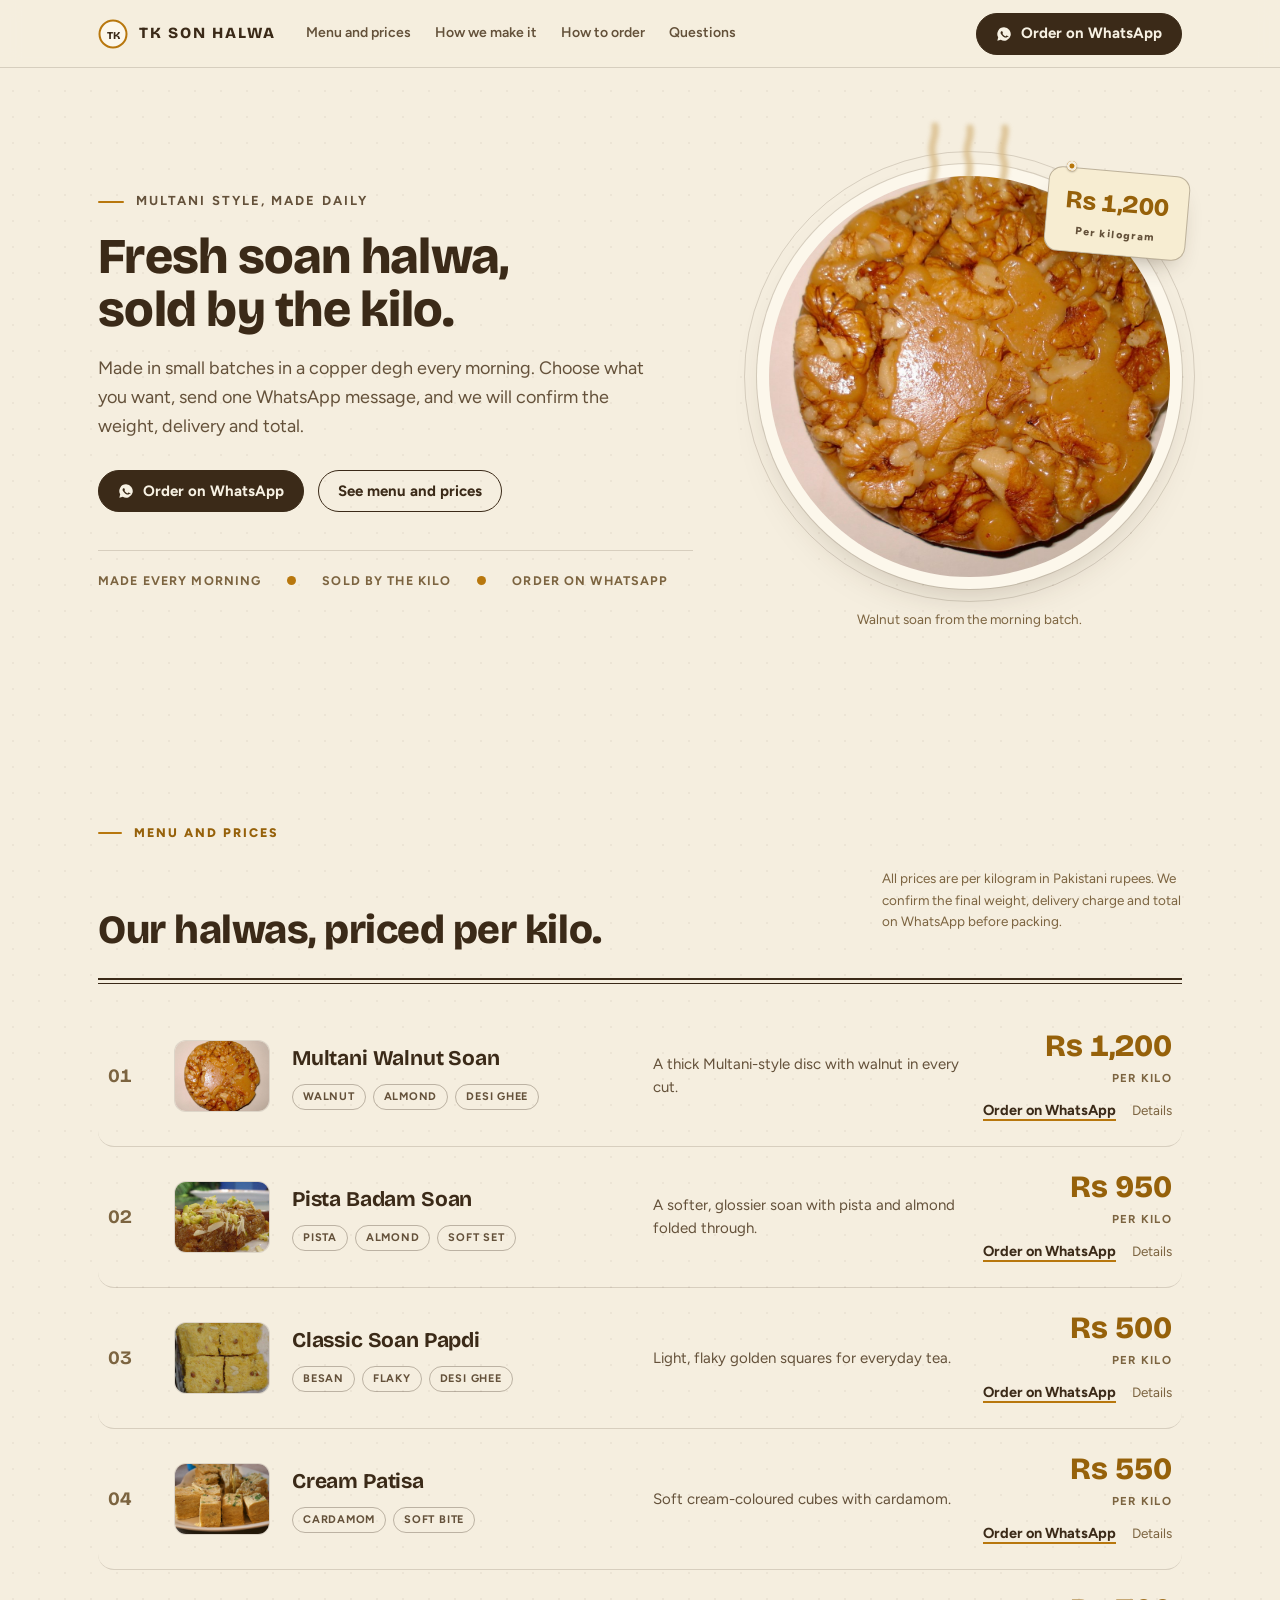
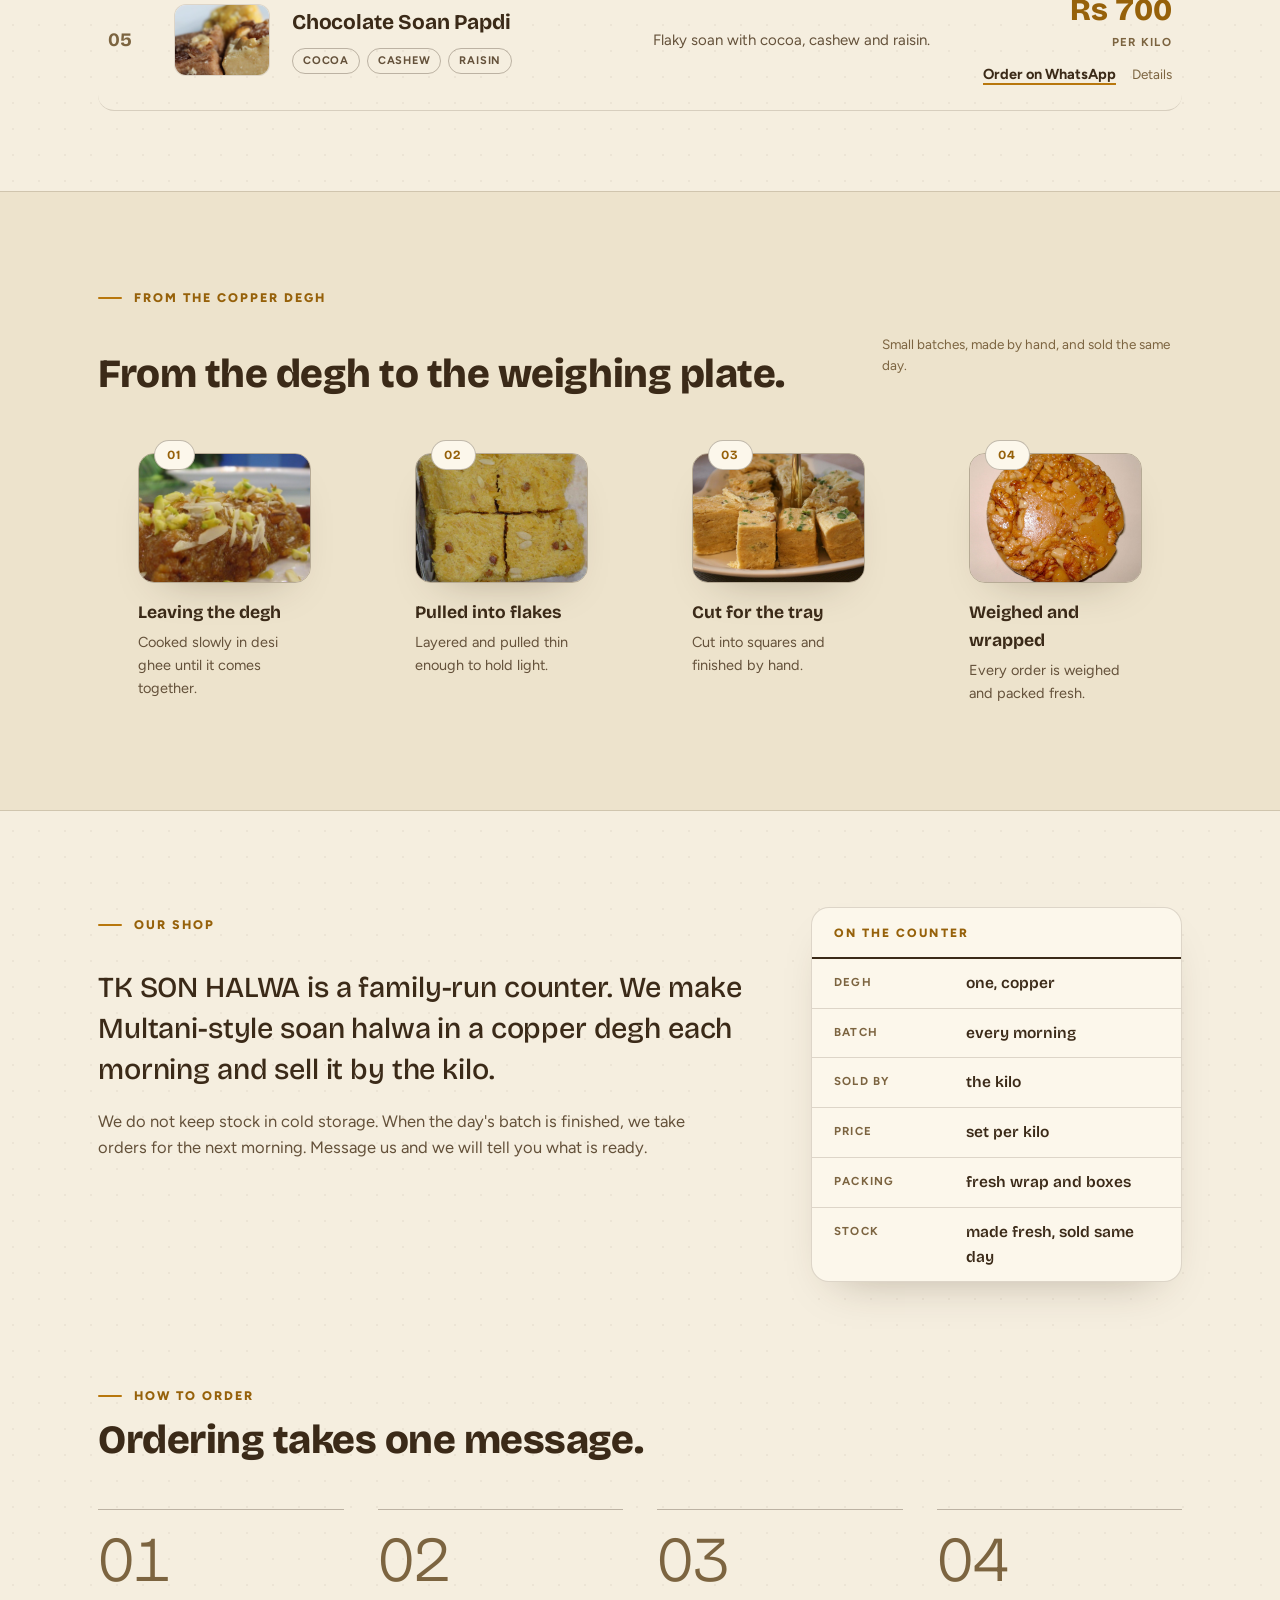
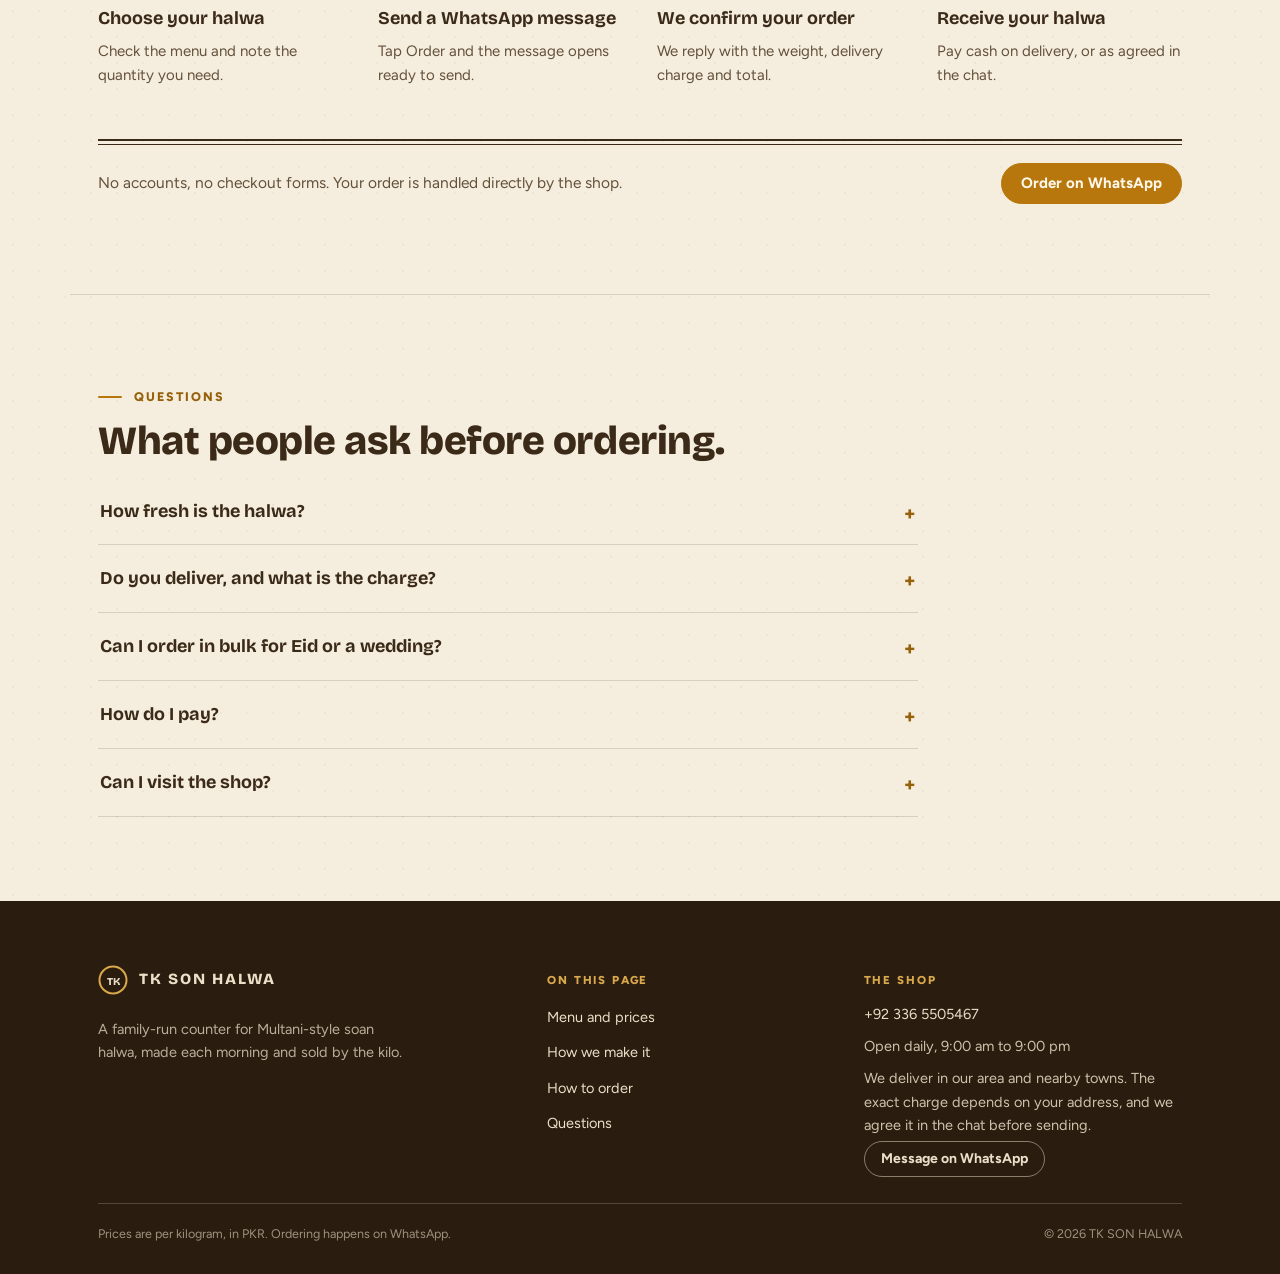
<file: index.html>
<!DOCTYPE html>
<html lang="en">
<head>
<meta charset="utf-8">
<meta name="viewport" content="width=device-width, initial-scale=1">
<title>TK SON HALWA | Fresh soan halwa by the kilo</title>
<meta name="description" content="Fresh Multani-style soan halwa made in small batches every morning. Prices per kilo in PKR. Order in one WhatsApp message.">
<meta name="theme-color" content="#F5EEDF">
<meta name="format-detection" content="telephone=no">
<meta property="og:type" content="website">
<meta property="og:site_name" content="TK SON HALWA">
<meta property="og:locale" content="en_PK">
<meta property="og:title" content="TK SON HALWA | Fresh soan halwa by the kilo">
<meta property="og:description" content="Fresh Multani-style soan halwa made in small batches every morning. Prices per kilo in PKR. Order in one WhatsApp message.">
<meta property="og:image" content="assets/img/halwa-hero.jpg">
<meta property="og:image:alt" content="Round walnut-topped soan halwa">
<meta name="twitter:card" content="summary_large_image">
<meta name="twitter:title" content="TK SON HALWA | Fresh soan halwa by the kilo">
<meta name="twitter:description" content="Fresh Multani-style soan halwa made in small batches every morning. Prices per kilo in PKR. Order in one WhatsApp message.">
<meta name="twitter:image" content="assets/img/halwa-hero.jpg">
<link rel="icon" type="image/svg+xml" href="assets/img/favicon.svg">
<link rel="manifest" href="site.webmanifest">
<link rel="preload" as="font" type="font/woff2" href="assets/fonts/BricolageGrotesque.woff2" crossorigin>
<link rel="preload" as="font" type="font/woff2" href="assets/fonts/Figtree.woff2" crossorigin>
<link rel="preload" as="image" href="assets/img/halwa-hero.jpg" fetchpriority="high">
<link rel="stylesheet" href="assets/styles.css">
<script src="assets/data.js" defer></script>
<script src="assets/site.js" defer></script>
</head>
<body data-page="home">

<a class="skip" href="#main">Skip to content</a>

<header class="topbar">
  <div class="wrap bar-row">
    <a class="brand" href="index.html" aria-label="TK SON HALWA, home">
      <svg class="brand-mark" width="30" height="30" viewBox="0 0 30 30" aria-hidden="true">
        <circle cx="15" cy="15" r="13.5" fill="#FCF7EB" stroke="#B8770D" stroke-width="2"/>
        <text x="15" y="19.5" text-anchor="middle" font-family="Bricolage Grotesque, Trebuchet MS, sans-serif" font-weight="800" font-size="10.5" fill="#3B2A18">TK</text>
      </svg>
      <span class="brand-name">TK SON HALWA</span>
    </a>
    <nav class="bar-nav" aria-label="Site">
      <a href="#plate">Menu and prices</a>
      <a href="#batch">How we make it</a>
      <a href="#order">How to order</a>
      <a href="#faq">Questions</a>
    </nav>
    <a class="pill pill-ink" id="bar-order" href="https://wa.me/923365505467?text=Hello%2C%20I%20want%20to%20order%20TK%20SON%20HALWA.%20Please%20share%20the%20menu%2C%20prices%20and%20delivery%20details.">
      <svg width="16" height="16" viewBox="0 0 24 24" fill="none" aria-hidden="true"><path d="M12 2a10 10 0 0 0-8.7 15L2 22l5.2-1.3A10 10 0 1 0 12 2Zm5.2 14.2c-.2.6-1.2 1.2-1.7 1.2-.4.1-1 .1-1.6-.1-.4-.1-.9-.3-1.5-.5-2.6-1.1-4.3-3.7-4.4-3.9-.1-.2-1.1-1.4-1.1-2.7 0-1.3.7-1.9.9-2.2.2-.3.5-.3.7-.3h.5c.2 0 .4 0 .6.4.2.6.7 1.9.8 2 .1.2.1.3 0 .5l-.4.6c-.1.2-.3.4-.1.7.2.3.8 1.3 1.7 2.1 1.2 1 2.1 1.3 2.4 1.5.3.1.5.1.6-.1.2-.2.7-.8.9-1.1.2-.3.4-.2.6-.1l2 1c.3.1.5.2.5.3.1.1.1.6-.4 1.3Z" fill="currentColor"/></svg>
      <span>Order <span class="w-hide">on WhatsApp</span></span>
    </a>
  </div>
</header>

<noscript>
  <div class="nojs">To see the menu or order right now, message us on WhatsApp at <a href="https://wa.me/923365505467">+92 336 5505467</a>.</div>
</noscript>

<main id="main">

  <!-- Hero -->
  <section class="hero wrap" aria-labelledby="hero-h">
    <div class="hero-grid">
      <div>
        <p class="kicker"><span>Multani style, made daily</span></p>
        <h1 class="display" id="hero-h"><span>Fresh soan halwa, <span class="nb">sold by the kilo.</span></span></h1>
        <p class="sub">Made in small batches in a copper degh every morning. Choose what you want, send one WhatsApp message, and we will confirm the weight, delivery and total.</p>
        <div class="cta-row">
          <a class="pill pill-ink" id="hero-order" href="https://wa.me/923365505467?text=Hello%2C%20I%20want%20to%20order%20TK%20SON%20HALWA.%20Please%20share%20the%20menu%2C%20prices%20and%20delivery%20details.">
            <svg width="16" height="16" viewBox="0 0 24 24" aria-hidden="true"><path d="M12 2a10 10 0 0 0-8.7 15L2 22l5.2-1.3A10 10 0 1 0 12 2Zm5.2 14.2c-.2.6-1.2 1.2-1.7 1.2-.4.1-1 .1-1.6-.1-.4-.1-.9-.3-1.5-.5-2.6-1.1-4.3-3.7-4.4-3.9-.1-.2-1.1-1.4-1.1-2.7 0-1.3.7-1.9.9-2.2.2-.3.5-.3.7-.3h.5c.2 0 .4 0 .6.4.2.6.7 1.9.8 2 .1.2.1.3 0 .5l-.4.6c-.1.2-.3.4-.1.7.2.3.8 1.3 1.7 2.1 1.2 1 2.1 1.3 2.4 1.5.3.1.5.1.6-.1.2-.2.7-.8.9-1.1.2-.3.4-.2.6-.1l2 1c.3.1.5.2.5.3.1.1.1.6-.4 1.3Z" fill="currentColor"/></svg>
            <span>Order <span class="w-hide">on WhatsApp</span></span>
          </a>
          <a class="pill pill-ghost" href="#plate"><span>See menu and prices</span></a>
        </div>
        <div class="facts" id="facts">
          <span>Made every morning</span><span>Sold by the kilo</span><span>Order on WhatsApp</span>
        </div>
      </div>

      <div class="disc-scene">
        <svg class="steam" viewBox="0 0 190 96" aria-hidden="true">
          <path d="M60 88 C 52 72, 64 64, 58 48 C 54 36, 62 30, 60 18" stroke-width="7"/>
          <path d="M95 92 C 87 76, 99 66, 93 50 C 89 38, 97 32, 95 20" stroke-width="7"/>
          <path d="M130 88 C 122 74, 134 66, 128 50 C 124 38, 132 30, 130 20" stroke-width="7"/>
        </svg>
        <div class="disc-rim">
          <div class="disc-clip">
            <img class="disc-img" src="assets/img/halwa-hero.jpg" alt="Round walnut-topped soan halwa disc seen from above" width="1200" height="1202" fetchpriority="high" decoding="async">
          </div>
        </div>
        <div class="stamp" role="figure" aria-label="Price per kilogram">
          <span class="stamp-price" id="stamp-price">Rs 1,200</span>
          <span class="stamp-per">Per kilogram</span>
        </div>
        <p class="disc-caption">Walnut soan from the morning batch.</p>
      </div>
    </div>
  </section>

  <!-- Menu and prices -->
  <section class="plate wrap" id="plate" aria-labelledby="plate-h">
    <div class="plate-head">
      <p class="overline">Menu and prices</p>
      <div class="section-head">
        <h2 class="h2" id="plate-h">Our halwas, priced per kilo.</h2>
        <p class="side-note" id="price-note">All prices are per kilogram in Pakistani rupees. We confirm the final weight, delivery charge and total on WhatsApp before packing.</p>
      </div>
      <div class="ledger-rule" aria-hidden="true"></div>
    </div>
    <div id="plate-rows">
      <noscript><p>Message us on WhatsApp at <a href="https://wa.me/923365505467">+92 336 5505467</a> and we will send you today's menu and prices.</p></noscript>
    </div>
  </section>

  <!-- How we make it -->
  <section class="batch" id="batch" aria-labelledby="batch-h">
    <div class="wrap">
      <p class="overline">From the copper degh</p>
      <div class="section-head">
        <h2 class="h2" id="batch-h">From the degh to the weighing plate.</h2>
        <p class="side-note">Small batches, made by hand, and sold the same day.</p>
      </div>
      <div class="strip" id="strip"></div>
    </div>
  </section>

  <!-- Story -->
  <section class="story wrap" aria-labelledby="story-h">
    <div class="story-grid">
      <div>
        <p class="overline" id="story-h">Our shop</p>
        <p class="story-lead" id="story-lead">TK SON HALWA is a family-run counter. We make Multani-style soan halwa in a copper degh each morning and sell it by the kilo.</p>
        <p class="story-body" id="story-body">We do not keep stock in cold storage. When the day's batch is finished, we take orders for the next morning. Message us and we will tell you what is ready.</p>
      </div>
      <div class="board" aria-label="How the counter works">
        <div class="board-title">On the counter</div>
        <div id="story-board">
          <div class="board-row"><span class="board-k">Degh</span><span class="board-v">one, copper</span></div>
          <div class="board-row"><span class="board-k">Batch</span><span class="board-v">every morning</span></div>
          <div class="board-row"><span class="board-k">Sold by</span><span class="board-v">the kilo</span></div>
          <div class="board-row"><span class="board-k">Price</span><span class="board-v">set per kilo</span></div>
          <div class="board-row"><span class="board-k">Packing</span><span class="board-v">fresh wrap and boxes</span></div>
          <div class="board-row"><span class="board-k">Stock</span><span class="board-v">made fresh, sold same day</span></div>
        </div>
      </div>
    </div>
  </section>

  <!-- How to order -->
  <section class="wrap order-wrap" id="order" aria-labelledby="order-h">
    <p class="overline">How to order</p>
    <div class="section-head">
      <h2 class="h2" id="order-h">Ordering takes one message.</h2>
    </div>
    <div class="order-steps" id="steps">
      <div class="step"><div class="n" aria-hidden="true">01</div><div class="t">Choose your halwa</div><p class="d">Check the menu and note the quantity you need.</p></div>
      <div class="step"><div class="n" aria-hidden="true">02</div><div class="t">Send a WhatsApp message</div><p class="d">Tap Order and the message opens ready to send.</p></div>
      <div class="step"><div class="n" aria-hidden="true">03</div><div class="t">We confirm your order</div><p class="d">We reply with the weight, delivery charge and total.</p></div>
      <div class="step"><div class="n" aria-hidden="true">04</div><div class="t">Receive your halwa</div><p class="d">Pay cash on delivery, or as agreed in the chat.</p></div>
    </div>
    <div class="order-bill">
      <p>No accounts, no checkout forms. Your order is handled directly by the shop.</p>
      <a class="pill pill-saff" id="bill-order" href="https://wa.me/923365505467?text=Hello%2C%20I%20want%20to%20order%20TK%20SON%20HALWA.%20Please%20share%20the%20menu%2C%20prices%20and%20delivery%20details.">
        <span>Order <span class="w-hide">on WhatsApp</span></span>
      </a>
    </div>
  </section>

  <!-- FAQ -->
  <section class="wrap faq" id="faq" aria-labelledby="faq-h">
    <p class="overline">Questions</p>
    <div class="section-head">
      <h2 class="h2" id="faq-h">What people ask before ordering.</h2>
    </div>
    <div class="faq-list" id="faq-list">
      <noscript><p>Have a question? Message us on WhatsApp at <a href="https://wa.me/923365505467">+92 336 5505467</a>.</p></noscript>
    </div>
  </section>

</main>

<!-- Footer -->
<footer class="footer">
  <div class="wrap">
    <div class="footer-grid">
      <div>
        <a class="brand" href="index.html" style="color:inherit;text-decoration:none">
          <svg class="brand-mark" width="30" height="30" viewBox="0 0 30 30" aria-hidden="true">
            <circle cx="15" cy="15" r="13.5" fill="#2A1C0E" stroke="#D9A94C" stroke-width="2"/>
            <text x="15" y="19.5" text-anchor="middle" font-family="Bricolage Grotesque, Trebuchet MS, sans-serif" font-weight="800" font-size="10.5" fill="#EBDFC8">TK</text>
          </svg>
          <span class="brand-name">TK SON HALWA</span>
        </a>
        <p class="footer-about">A family-run counter for Multani-style soan halwa, made each morning and sold by the kilo.</p>
      </div>
      <div>
        <h2 class="footer-k">On this page</h2>
        <ul class="footer-list">
          <li><a href="#plate">Menu and prices</a></li>
          <li><a href="#batch">How we make it</a></li>
          <li><a href="#order">How to order</a></li>
          <li><a href="#faq">Questions</a></li>
        </ul>
      </div>
      <div>
        <h2 class="footer-k">The shop</h2>
        <ul class="footer-list">
          <li class="footer-contact"><a id="f-tel" href="tel:+923365505467">+92 336 5505467</a></li>
          <li class="footer-contact" id="f-hours">Open daily, 9:00 am to 9:00 pm</li>
          <li class="footer-contact" id="f-delivery">We deliver in our area and nearby towns. The exact charge depends on your address, and we agree it in the chat before sending.</li>
        </ul>
        <a class="pill pill-ghost" id="f-wa" href="https://wa.me/923365505467?text=Hello%2C%20I%20want%20to%20order%20TK%20SON%20HALWA.%20Please%20share%20the%20menu%2C%20prices%20and%20delivery%20details." style="font-size:14px;padding:10px 16px">
          <span>Message <span class="w-hide">on WhatsApp</span></span>
        </a>
      </div>
    </div>
    <div class="footer-bottom">
      <span>Prices are per kilogram, in PKR. Ordering happens on WhatsApp.</span>
      <span>&copy; <span id="f-year">2026</span> TK SON HALWA</span>
    </div>
  </div>
</footer>

</body>
</html>
</file>
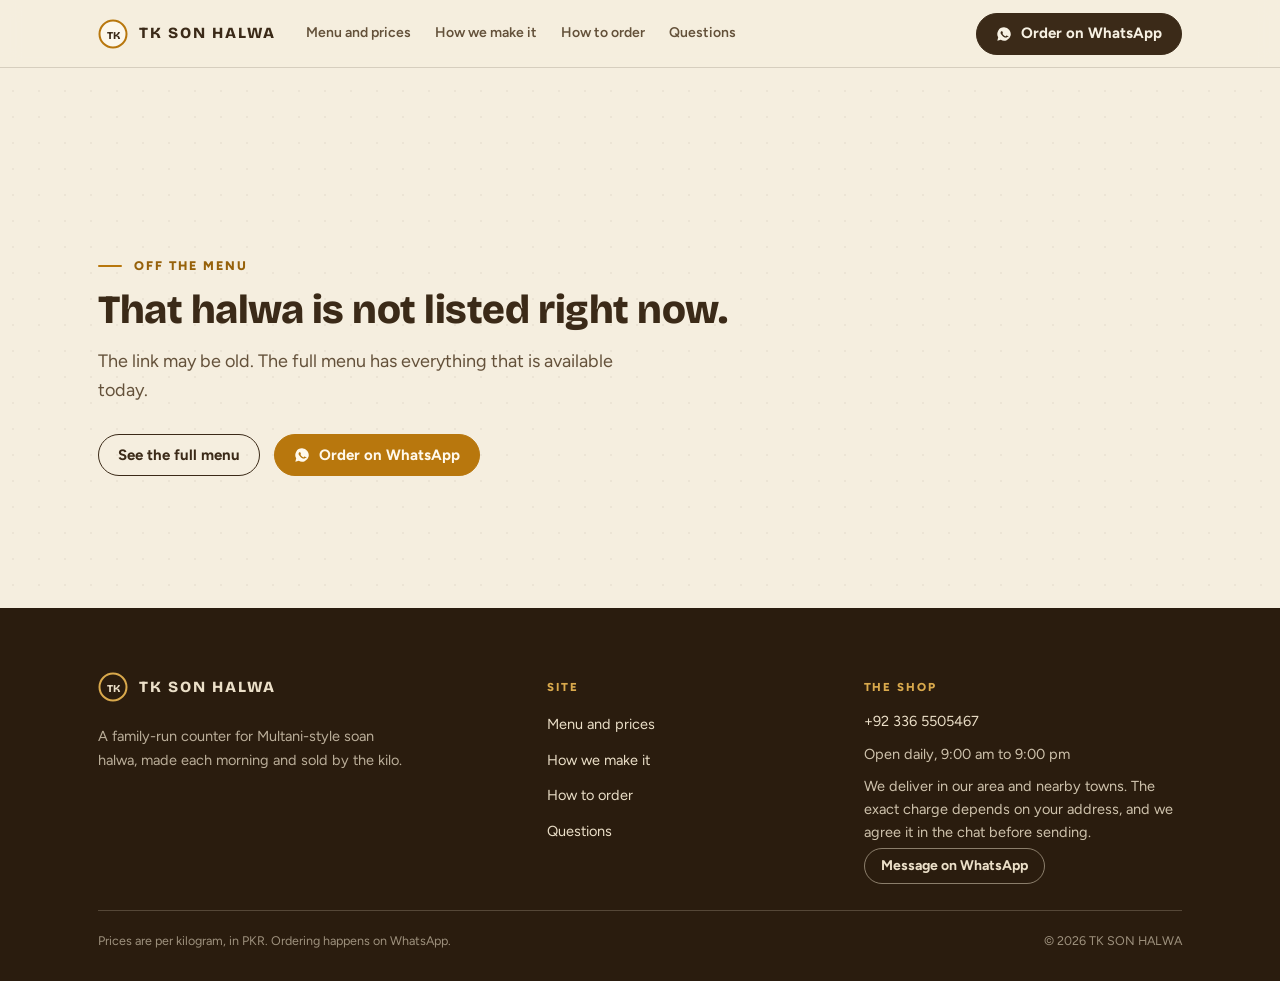
<file: halwa.html>
<!DOCTYPE html>
<html lang="en">
<head>
<meta charset="utf-8">
<meta name="viewport" content="width=device-width, initial-scale=1">
<title>Halwa details | TK SON HALWA</title>
<meta name="description" content="Ingredients, shelf life, packing and per-kilo price for every TK SON HALWA item. Order in one WhatsApp message.">
<meta name="theme-color" content="#F5EEDF">
<meta name="format-detection" content="telephone=no">
<meta property="og:type" content="website">
<meta property="og:site_name" content="TK SON HALWA">
<meta property="og:locale" content="en_PK">
<meta property="og:title" content="Halwa details | TK SON HALWA">
<meta property="og:description" content="Ingredients, shelf life, packing and per-kilo prices. Order in one WhatsApp message.">
<meta property="og:image" content="assets/img/halwa-hero.jpg">
<meta property="og:image:alt" content="Round walnut-topped soan halwa">
<meta name="twitter:card" content="summary_large_image">
<meta name="twitter:title" content="Halwa details | TK SON HALWA">
<meta name="twitter:description" content="Ingredients, shelf life, packing and per-kilo prices. Order in one WhatsApp message.">
<meta name="twitter:image" content="assets/img/halwa-hero.jpg">
<link rel="icon" type="image/svg+xml" href="assets/img/favicon.svg">
<link rel="manifest" href="site.webmanifest">
<link rel="preload" as="font" type="font/woff2" href="assets/fonts/BricolageGrotesque.woff2" crossorigin>
<link rel="preload" as="font" type="font/woff2" href="assets/fonts/Figtree.woff2" crossorigin>
<link rel="stylesheet" href="assets/styles.css">
<script src="assets/data.js" defer></script>
<script src="assets/site.js" defer></script>
</head>
<body data-page="halwa">

<a class="skip" href="#main">Skip to content</a>

<header class="topbar">
  <div class="wrap bar-row">
    <a class="brand" href="index.html" aria-label="TK SON HALWA, home">
      <svg class="brand-mark" width="30" height="30" viewBox="0 0 30 30" aria-hidden="true">
        <circle cx="15" cy="15" r="13.5" fill="#FCF7EB" stroke="#B8770D" stroke-width="2"/>
        <text x="15" y="19.5" text-anchor="middle" font-family="Bricolage Grotesque, Trebuchet MS, sans-serif" font-weight="800" font-size="10.5" fill="#3B2A18">TK</text>
      </svg>
      <span class="brand-name">TK SON HALWA</span>
    </a>
    <nav class="bar-nav" aria-label="Site">
      <a href="index.html#plate">Menu and prices</a>
      <a href="index.html#batch">How we make it</a>
      <a href="index.html#order">How to order</a>
      <a href="index.html#faq">Questions</a>
    </nav>
    <a class="pill pill-ink" id="bar-order" href="https://wa.me/923365505467?text=Hello%2C%20I%20want%20to%20order%20TK%20SON%20HALWA.%20Please%20share%20the%20menu%2C%20prices%20and%20delivery%20details.">
      <svg width="16" height="16" viewBox="0 0 24 24" fill="none" aria-hidden="true"><path d="M12 2a10 10 0 0 0-8.7 15L2 22l5.2-1.3A10 10 0 1 0 12 2Zm5.2 14.2c-.2.6-1.2 1.2-1.7 1.2-.4.1-1 .1-1.6-.1-.4-.1-.9-.3-1.5-.5-2.6-1.1-4.3-3.7-4.4-3.9-.1-.2-1.1-1.4-1.1-2.7 0-1.3.7-1.9.9-2.2.2-.3.5-.3.7-.3h.5c.2 0 .4 0 .6.4.2.6.7 1.9.8 2 .1.2.1.3 0 .5l-.4.6c-.1.2-.3.4-.1.7.2.3.8 1.3 1.7 2.1 1.2 1 2.1 1.3 2.4 1.5.3.1.5.1.6-.1.2-.2.7-.8.9-1.1.2-.3.4-.2.6-.1l2 1c.3.1.5.2.5.3.1.1.1.6-.4 1.3Z" fill="currentColor"/></svg>
      <span>Order <span class="w-hide">on WhatsApp</span></span>
    </a>
  </div>
</header>

<noscript>
  <style>#detail-grid, #crumbs { display: none !important; }</style>
  <div class="nojs">To order right now, message us on WhatsApp at <a href="https://wa.me/923365505467">+92 336 5505467</a>.</div>
</noscript>

<main id="main">

  <div class="wrap crumbs" id="crumbs">
    <a href="index.html#plate">Menu and prices</a><span class="sep" aria-hidden="true">/</span><span id="crumb-name">Halwa</span>
  </div>

  <!-- Product detail -->
  <section class="detail wrap" aria-labelledby="d-name">
    <div class="detail-grid" id="detail-grid">

      <div class="detail-photo">
        <div class="frame" id="d-photo">
          <img src="assets/img/halwa-hero.jpg" alt="Round walnut-topped soan halwa disc seen from above" width="1200" height="1202" loading="eager" decoding="async">
        </div>
        <div class="stamp" aria-label="Price per kilogram">
          <span class="stamp-price" id="d-stamp">Rs 1,200</span>
          <span class="stamp-per">Per kilogram</span>
        </div>
      </div>

      <div>
        <p class="overline">From the menu</p>
        <h1 class="display detail-name" id="d-name">Multani Walnut Soan</h1>
        <div class="chips" id="d-chips"><span class="chip">Walnut</span><span class="chip">Almond</span><span class="chip">Desi ghee</span></div>
        <p class="detail-tag" id="d-long">We pull the soan thin, layer it, and finish it in desi ghee with plenty of walnut. It is made in small batches most mornings and is usually still warm when the first orders go out.</p>
        <div class="detail-price">
          <span class="price" id="d-per-price">Rs 1,200</span>
          <span class="per">per kilogram</span>
        </div>
        <div class="detail-ctas">
          <a class="pill pill-saff" id="d-order" href="https://wa.me/923365505467?text=Hello%2C%20I%20want%20to%20order%20TK%20SON%20HALWA.%20Please%20share%20the%20menu%2C%20prices%20and%20delivery%20details.">
            <svg width="16" height="16" viewBox="0 0 24 24" aria-hidden="true"><path d="M12 2a10 10 0 0 0-8.7 15L2 22l5.2-1.3A10 10 0 1 0 12 2Zm5.2 14.2c-.2.6-1.2 1.2-1.7 1.2-.4.1-1 .1-1.6-.1-.4-.1-.9-.3-1.5-.5-2.6-1.1-4.3-3.7-4.4-3.9-.1-.2-1.1-1.4-1.1-2.7 0-1.3.7-1.9.9-2.2.2-.3.5-.3.7-.3h.5c.2 0 .4 0 .6.4.2.6.7 1.9.8 2 .1.2.1.3 0 .5l-.4.6c-.1.2-.3.4-.1.7.2.3.8 1.3 1.7 2.1 1.2 1 2.1 1.3 2.4 1.5.3.1.5.1.6-.1.2-.2.7-.8.9-1.1.2-.3.4-.2.6-.1l2 1c.3.1.5.2.5.3.1.1.1.6-.4 1.3Z" fill="currentColor"/></svg>
            <span>Order <span class="w-hide">on WhatsApp</span></span>
          </a>
          <a class="pill pill-ghost" id="d-call" href="tel:+923365505467"><span>Call <span id="d-call-num">+92 336 5505467</span></span></a>
        </div>
        <p class="cta-hint">The message opens ready to send with this halwa and its price.</p>
        <div class="specs" id="d-specs"></div>
      </div>
    </div>

    <div class="others" id="others-block">
      <p class="overline">More from the menu</p>
      <div class="ledger-rule alone" aria-hidden="true"></div>
      <div id="d-others" class="others-list"></div>
      <p class="others-back"><a class="order-link" href="index.html#plate">Back to the full menu</a></p>
    </div>
  </section>

  <!-- Not found state -->
  <section class="wrap detail notfound" id="notfound" hidden aria-labelledby="nf-h">
    <p class="overline">Off the menu</p>
    <h1 class="h2" id="nf-h">That halwa is not listed right now.</h1>
    <p class="sub nf-sub">The link may be old. The full menu has everything that is available today.</p>
    <div class="cta-row">
      <a class="pill pill-ghost" href="index.html#plate"><span>See the full menu</span></a>
      <a class="pill pill-saff" id="nf-order" href="https://wa.me/923365505467?text=Hello%2C%20I%20want%20to%20order%20TK%20SON%20HALWA.%20Please%20share%20the%20menu%2C%20prices%20and%20delivery%20details.">
        <svg width="16" height="16" viewBox="0 0 24 24" aria-hidden="true"><path d="M12 2a10 10 0 0 0-8.7 15L2 22l5.2-1.3A10 10 0 1 0 12 2Zm5.2 14.2c-.2.6-1.2 1.2-1.7 1.2-.4.1-1 .1-1.6-.1-.4-.1-.9-.3-1.5-.5-2.6-1.1-4.3-3.7-4.4-3.9-.1-.2-1.1-1.4-1.1-2.7 0-1.3.7-1.9.9-2.2.2-.3.5-.3.7-.3h.5c.2 0 .4 0 .6.4.2.6.7 1.9.8 2 .1.2.1.3 0 .5l-.4.6c-.1.2-.3.4-.1.7.2.3.8 1.3 1.7 2.1 1.2 1 2.1 1.3 2.4 1.5.3.1.5.1.6-.1.2-.2.7-.8.9-1.1.2-.3.4-.2.6-.1l2 1c.3.1.5.2.5.3.1.1.1.6-.4 1.3Z" fill="currentColor"/></svg>
        <span>Order <span class="w-hide">on WhatsApp</span></span>
      </a>
    </div>
  </section>

</main>

<!-- Footer -->
<footer class="footer">
  <div class="wrap">
    <div class="footer-grid">
      <div>
        <a class="brand" href="index.html" style="color:inherit;text-decoration:none">
          <svg class="brand-mark" width="30" height="30" viewBox="0 0 30 30" aria-hidden="true">
            <circle cx="15" cy="15" r="13.5" fill="#2A1C0E" stroke="#D9A94C" stroke-width="2"/>
            <text x="15" y="19.5" text-anchor="middle" font-family="Bricolage Grotesque, Trebuchet MS, sans-serif" font-weight="800" font-size="10.5" fill="#EBDFC8">TK</text>
          </svg>
          <span class="brand-name">TK SON HALWA</span>
        </a>
        <p class="footer-about">A family-run counter for Multani-style soan halwa, made each morning and sold by the kilo.</p>
      </div>
      <div>
        <h2 class="footer-k">Site</h2>
        <ul class="footer-list">
          <li><a href="index.html#plate">Menu and prices</a></li>
          <li><a href="index.html#batch">How we make it</a></li>
          <li><a href="index.html#order">How to order</a></li>
          <li><a href="index.html#faq">Questions</a></li>
        </ul>
      </div>
      <div>
        <h2 class="footer-k">The shop</h2>
        <ul class="footer-list">
          <li class="footer-contact"><a id="f-tel" href="tel:+923365505467">+92 336 5505467</a></li>
          <li class="footer-contact" id="f-hours">Open daily, 9:00 am to 9:00 pm</li>
          <li class="footer-contact" id="f-delivery">We deliver in our area and nearby towns. The exact charge depends on your address, and we agree it in the chat before sending.</li>
        </ul>
        <a class="pill pill-ghost" id="f-wa" href="https://wa.me/923365505467?text=Hello%2C%20I%20want%20to%20order%20TK%20SON%20HALWA.%20Please%20share%20the%20menu%2C%20prices%20and%20delivery%20details." style="font-size:14px;padding:10px 16px">
          <span>Message <span class="w-hide">on WhatsApp</span></span>
        </a>
      </div>
    </div>
    <div class="footer-bottom">
      <span>Prices are per kilogram, in PKR. Ordering happens on WhatsApp.</span>
      <span>&copy; <span id="f-year">2026</span> TK SON HALWA</span>
    </div>
  </div>
</footer>

</body>
</html>
</file>
<file: assets/styles.css>
/* ============================================================
   TK SON HALWA · Site styles
   Warm paper ground, deep walnut ink, one saffron accent.
   Hairlines and tabular prices keep the menu reading like a
   shop ledger.
   ============================================================ */

/* ---------- Fonts (local, variable) ---------- */
@font-face {
  font-family: "Bricolage Grotesque";
  font-style: normal;
  font-weight: 200 800;
  font-display: swap;
  src: url("fonts/BricolageGrotesque.woff2") format("woff2");
  unicode-range: U+0000-00FF, U+0131, U+0152-0153, U+02BB-02BC, U+02C6, U+02DA, U+02DC, U+0304, U+0308, U+0329, U+2000-206F, U+20AC, U+2122, U+2191, U+2193, U+2212, U+2215, U+FEFF, U+FFFD;
}
@font-face {
  font-family: "Bricolage Grotesque";
  font-style: normal;
  font-weight: 200 800;
  font-display: swap;
  src: url("fonts/BricolageGrotesqueExt.woff2") format("woff2");
  unicode-range: U+0100-02BA, U+02BD-02C5, U+02C7-02CC, U+02CE-02D7, U+02DD-02FF, U+0304, U+0308, U+0329, U+1D00-1DBF, U+1E00-1E9F, U+1EF2-1EFF, U+2020, U+20A0-20AB, U+20AD-20C0, U+2113, U+2C60-2C7F, U+A720-A7FF;
}
@font-face {
  font-family: "Figtree";
  font-style: normal;
  font-weight: 300 900;
  font-display: swap;
  src: url("fonts/Figtree.woff2") format("woff2");
  unicode-range: U+0000-00FF, U+0131, U+0152-0153, U+02BB-02BC, U+02C6, U+02DA, U+02DC, U+0304, U+0308, U+0329, U+2000-206F, U+20AC, U+2122, U+2191, U+2193, U+2212, U+2215, U+FEFF, U+FFFD;
}
@font-face {
  font-family: "Figtree";
  font-style: normal;
  font-weight: 300 900;
  font-display: swap;
  src: url("fonts/FigtreeExt.woff2") format("woff2");
  unicode-range: U+0100-02BA, U+02BD-02C5, U+02C7-02CC, U+02CE-02D7, U+02DD-02FF, U+0304, U+0308, U+0329, U+1D00-1DBF, U+1E00-1E9F, U+1EF2-1EFF, U+2020, U+20A0-20AB, U+20AD-20C0, U+2113, U+2C60-2C7F, U+A720-A7FF;
}

/* ---------- Tokens ---------- */
:root {
  color-scheme: light;
  --paper: #F5EEDF;
  --paper-2: #EDE3CC;
  --card: #FCF7EB;
  --ink: #3B2A18;
  --ink-2: #64513A;
  --ink-3: #7C6440;
  --saff: #B8770D;
  --saff-deep: #96610A;
  --saff-wash: #F7EDD2;
  --cream: #F7F1E3;
  --footer-bg: #2A1C0E;
  --footer-ink: #EBDFC8;
  --hair: rgba(59, 42, 24, 0.16);
  --hair-2: rgba(59, 42, 24, 0.3);
  --shadow: 0 20px 44px -26px rgba(59, 42, 24, 0.35);
  --radius: 16px;
  --display: "Bricolage Grotesque", "Trebuchet MS", sans-serif;
  --body: "Figtree", "Segoe UI", sans-serif;
}

/* ---------- Base ---------- */
*, *::before, *::after { box-sizing: border-box; }

html {
  scroll-behavior: smooth;
  -webkit-text-size-adjust: 100%;
}

body {
  margin: 0;
  font-family: var(--body);
  font-size: 16.5px;
  line-height: 1.6;
  color: var(--ink);
  background-color: var(--paper);
  background-image: radial-gradient(rgba(59, 42, 24, 0.05) 1px, rgba(59, 42, 24, 0) 1.6px);
  background-size: 26px 26px;
}

img { display: block; max-width: 100%; height: auto; }

[hidden] { display: none !important; }

a { color: inherit; }

.wrap { max-width: 1140px; margin: 0 auto; padding-inline: clamp(16px, 4vw, 28px); }

.skip {
  position: absolute;
  left: -9999px;
  top: 0;
  background: var(--ink);
  color: var(--paper);
  font-weight: 700;
  padding: 10px 16px;
  border-radius: 0 0 10px 0;
  z-index: 200;
}
.skip:focus { left: 0; }

:focus-visible { outline: 2px solid var(--saff); outline-offset: 3px; border-radius: 4px; }

main { min-height: 60vh; }

section { scroll-margin-top: 92px; }

/* ---------- Pills: walnut primary, hairline ghost ---------- */
.pill {
  display: inline-flex;
  align-items: center;
  gap: 9px;
  font-family: var(--body);
  font-weight: 700;
  font-size: 15px;
  line-height: 1;
  padding: 12px 19px;
  border-radius: 999px;
  text-decoration: none;
  white-space: nowrap;
  transition: transform 0.15s ease, background-color 0.15s ease, border-color 0.15s ease;
}
.pill svg { flex: none; }
.pill:active { transform: translateY(1px); }

.pill-ink { background: var(--ink); color: var(--cream); border: 1px solid var(--ink); }
.pill-ink:hover { background: #4A341E; }

.pill-ghost { background: transparent; color: var(--ink); border: 1.5px solid var(--ink); }
.pill-ghost:hover { background: var(--card); }

.pill-saff { background: var(--saff); color: #FFF9EC; border: 1px solid var(--saff); }
.pill-saff:hover { background: #9c660c; }

.wa-dot { width: 8px; height: 8px; border-radius: 50%; background: var(--saff); display: inline-block; }

/* ---------- Top bar (68px) ---------- */
.topbar {
  position: sticky;
  top: 0;
  z-index: 100;
  height: 68px;
  background: rgba(245, 238, 223, 0.94);
  backdrop-filter: blur(9px);
  border-bottom: 1px solid var(--hair);
}
.bar-row { display: flex; align-items: center; gap: 22px; height: 100%; }

.brand { display: inline-flex; align-items: center; gap: 11px; text-decoration: none; }
.brand-mark { flex: none; }
.brand-name {
  font-family: var(--display);
  font-weight: 800;
  font-size: 15.5px;
  letter-spacing: 0.13em;
}
.bar-nav { display: flex; gap: 24px; margin-left: 8px; }
.bar-nav a {
  font-size: 14px;
  font-weight: 600;
  color: var(--ink-2);
  text-decoration: none;
}
.bar-nav a:hover { color: var(--ink); text-decoration: underline; text-decoration-color: var(--saff); text-decoration-thickness: 2px; text-underline-offset: 4px; }
.bar-nav { margin-right: auto; }

/* ---------- Hero ---------- */
.hero { padding-block: clamp(44px, 7vw, 84px) clamp(48px, 7vw, 88px); }
.hero-grid {
  display: grid;
  grid-template-columns: minmax(0, 7fr) minmax(0, 5fr);
  gap: clamp(32px, 5vw, 64px);
  align-items: center;
}

.kicker { display: flex; align-items: center; gap: 12px; margin: 0 0 18px; }
.kicker::before { content: ""; width: 26px; height: 2px; background: var(--saff); border-radius: 2px; }
.kicker span {
  font-size: 13px;
  font-weight: 700;
  letter-spacing: 0.16em;
  text-transform: uppercase;
  color: var(--ink-2);
}

.display {
  font-family: var(--display);
  font-weight: 800;
  font-size: clamp(38px, 5vw, 50px);
  line-height: 1.06;
  letter-spacing: -0.015em;
  margin: 0 0 18px;
}
.display span { display: block; text-wrap: balance; }
.display .nb { display: inline; white-space: nowrap; }

.sub { margin: 0; max-width: 46ch; font-size: 18px; color: var(--ink-2); }

.cta-row { display: flex; flex-wrap: wrap; gap: 14px; margin-top: 30px; }

.facts {
  display: flex;
  flex-wrap: wrap;
  align-items: center;
  gap: 10px 26px;
  margin-top: 38px;
  padding-top: 20px;
  border-top: 1px solid var(--hair);
}
.facts span {
  font-size: 12.5px;
  font-weight: 700;
  letter-spacing: 0.09em;
  text-transform: uppercase;
  color: var(--ink-3);
}
.facts span + span::before {
  content: "";
  display: inline-block;
  width: 9px;
  height: 9px;
  margin-right: 26px;
  border-radius: 50%;
  background: var(--saff);
  vertical-align: middle;
  transform: translateY(-2px);
}

/* Disc + stamp + steam */
.disc-scene { position: relative; padding: 12px 0 0; }
.disc-rim {
  position: relative;
  width: min(100%, 500px);
  margin: 0 auto;
  border-radius: 50%;
  background: var(--card);
  padding: 12px;
  box-shadow: var(--shadow), 0 0 0 1px var(--hair);
}
.disc-rim::after {
  content: "";
  position: absolute;
  inset: -13px;
  border: 1px solid var(--hair);
  border-radius: 50%;
  pointer-events: none;
}
.disc-clip { border-radius: 50%; overflow: hidden; aspect-ratio: 1 / 1; }
.disc-img {
  width: 100%;
  aspect-ratio: 1 / 1;
  object-fit: cover;
  border-radius: 50%;
  transform: scale(1.18);
  transform-origin: 30% 68%;
}

.stamp {
  position: absolute;
  top: 4%;
  right: -6px;
  rotate: 5deg;
  background: var(--saff-wash);
  border: 1px solid var(--hair-2);
  border-radius: 14px;
  padding: 12px 18px 11px;
  box-shadow: 0 14px 26px -14px rgba(59, 42, 24, 0.45);
  z-index: 2;
  text-align: center;
}
.stamp-price {
  display: block;
  font-family: var(--display);
  font-weight: 800;
  font-size: 25px;
  letter-spacing: -0.01em;
  color: var(--saff-deep);
  font-feature-settings: "tnum" 1, "lnum" 1;
}
.stamp-per {
  display: block;
  margin-top: 3px;
  font-size: 10.5px;
  font-weight: 800;
  letter-spacing: 0.15em;
  color: var(--ink-2);
}
.stamp::before {
  content: "";
  position: absolute;
  left: 16px;
  top: -7px;
  width: 10px;
  height: 10px;
  border-radius: 50%;
  background: var(--saff);
  box-shadow: inset 0 0 0 2.5px var(--paper), 0 1px 2px rgba(59, 42, 24, 0.4);
}

.steam {
  position: absolute;
  top: -44px;
  left: 50%;
  translate: -50% 0;
  width: 190px;
  height: 96px;
  z-index: 1;
  pointer-events: none;
}
.steam path {
  fill: none;
  stroke: rgba(214, 183, 128, 0.75);
  stroke-linecap: round;
  filter: blur(2.2px);
  animation: rise 6.5s ease-in-out infinite;
}
.steam path:nth-child(1) { animation-delay: 0s; }
.steam path:nth-child(2) { animation-delay: 2.1s; }
.steam path:nth-child(3) { animation-delay: 4.3s; }
@keyframes rise {
  0%   { opacity: 0;    transform: translateY(26px)  scaleX(1); }
  35%  { opacity: 0.75; }
  70%  { opacity: 0.45; transform: translateY(-18px) scaleX(1.1); }
  100% { opacity: 0;    transform: translateY(-40px) scaleX(0.92); }
}

.disc-caption {
  margin: 20px auto 0;
  max-width: 340px;
  text-align: center;
  font-size: 13.5px;
  color: var(--ink-3);
}

/* ---------- Ledger rules ---------- */
.ledger-rule { border-top: 2.5px solid var(--ink); border-bottom: 1px solid var(--ink); height: 6px; }
.ledger-rule.alone { border-top: 1px solid var(--hair-2); border-bottom: 1px solid var(--hair-2); height: 3px; }

.section-head {
  display: flex;
  align-items: flex-end;
  justify-content: space-between;
  gap: 24px;
  flex-wrap: wrap;
}
.section-head .side-note {
  font-size: 13.5px;
  color: var(--ink-3);
  max-width: 300px;
  padding-bottom: 6px;
}

.overline {
  display: inline-flex;
  align-items: center;
  gap: 12px;
  margin: 0 0 12px;
  font-size: 12.5px;
  font-weight: 800;
  letter-spacing: 0.16em;
  text-transform: uppercase;
  color: var(--saff-deep);
}
.overline::before { content: ""; width: 24px; height: 2px; background: var(--saff); border-radius: 2px; }

.h2 {
  font-family: var(--display);
  font-weight: 800;
  font-size: clamp(28px, 3.9vw, 40px);
  line-height: 1.12;
  letter-spacing: -0.012em;
  margin: 0;
}

/* ---------- Menu ledger (list, not cards) ---------- */
.plate { padding-block: clamp(56px, 8vw, 96px) clamp(48px, 7vw, 80px); }
.plate-head { margin-bottom: 22px; }
.plate-head .ledger-rule { margin-top: 26px; }

.plate-row {
  display: grid;
  grid-template-columns: 44px 96px minmax(0, 1.1fr) minmax(0, 1fr) auto;
  gap: 22px;
  align-items: center;
  padding: 24px 10px;
  border-bottom: 1px solid var(--hair);
  border-radius: var(--radius);
  transition: background-color 0.18s ease;
}
.plate-row:hover { background: var(--card); }

.row-num {
  font-family: var(--display);
  font-weight: 700;
  font-size: 19px;
  color: var(--ink-3);
  font-feature-settings: "tnum" 1;
}

.row-photo {
  display: block;
  width: 96px;
  aspect-ratio: 4 / 3;
  border-radius: 12px;
  overflow: hidden;
  border: 1px solid var(--hair);
  background: var(--card);
}
.row-photo-img { width: 100%; height: 100%; object-fit: cover; }

.row-name {
  font-family: var(--display);
  font-weight: 700;
  font-size: 21px;
  letter-spacing: -0.008em;
  margin: 0 0 8px;
}
.row-name a { text-decoration: none; color: inherit; }
.row-name a:hover { color: var(--saff-deep); }

.chips { display: flex; flex-wrap: wrap; gap: 7px; }
.chip {
  font-size: 11px;
  font-weight: 700;
  letter-spacing: 0.07em;
  text-transform: uppercase;
  color: var(--ink-2);
  border: 1px solid var(--hair-2);
  border-radius: 999px;
  padding: 3.5px 10px;
  white-space: nowrap;
}

.row-desc { font-size: 15px; color: var(--ink-2); line-height: 1.55; }

.row-price { text-align: right; min-width: 168px; }
.price {
  font-family: var(--display);
  font-weight: 800;
  font-size: 31px;
  line-height: 1;
  color: var(--saff-deep);
  font-feature-settings: "tnum" 1, "lnum" 1;
}
.row-price .per {
  display: block;
  margin: 5px 0 12px;
  font-size: 11.5px;
  font-weight: 700;
  letter-spacing: 0.11em;
  text-transform: uppercase;
  color: var(--ink-3);
}
.row-links { display: flex; gap: 16px; justify-content: flex-end; align-items: baseline; }

.order-link {
  font-weight: 700;
  font-size: 14.5px;
  color: var(--ink);
  text-decoration: underline;
  text-decoration-color: var(--saff);
  text-decoration-thickness: 2px;
  text-underline-offset: 4px;
  white-space: nowrap;
}
.order-link:hover { color: var(--saff-deep); }

.details-link { font-size: 13.5px; color: var(--ink-3); text-decoration: none; white-space: nowrap; }
.details-link:hover { color: var(--ink); text-decoration: underline; }

/* ---------- Batch strip ---------- */
.batch {
  background: var(--paper-2);
  border-block: 1px solid var(--hair);
  padding-block: clamp(52px, 7vw, 88px);
}
.strip { display: grid; grid-template-columns: repeat(4, 1fr); gap: 24px; margin-top: 40px; }
.strip-cell { position: relative; }
.strip-cell .stepnum {
  position: absolute;
  top: -13px;
  left: 16px;
  z-index: 2;
  background: var(--card);
  border: 1px solid var(--hair-2);
  border-radius: 999px;
  padding: 4px 12px;
  font-family: var(--display);
  font-weight: 700;
  font-size: 12.5px;
  letter-spacing: 0.1em;
  color: var(--saff-deep);
}
.strip-photo {
  width: 100%;
  aspect-ratio: 4 / 3;
  object-fit: cover;
  border-radius: var(--radius);
  border: 1px solid var(--hair-2);
  box-shadow: var(--shadow);
}
.strip-title { font-family: var(--display); font-weight: 700; font-size: 17.5px; margin: 16px 0 4px; }
.strip-line { font-size: 14.5px; color: var(--ink-2); margin: 0; }
.strip-note { margin-top: 30px; font-size: 13px; color: var(--ink-3); }

/* ---------- Story ---------- */
.story { padding-block: clamp(56px, 8vw, 96px); }
.story-grid { display: grid; grid-template-columns: minmax(0, 7fr) minmax(0, 4fr); gap: clamp(32px, 5vw, 64px); align-items: start; }
.story-lead {
  font-family: var(--display);
  font-weight: 500;
  font-size: clamp(22px, 3vw, 29px);
  line-height: 1.42;
  letter-spacing: -0.005em;
  margin: 20px 0 18px;
}
.story-body { font-size: 16.5px; color: var(--ink-2); max-width: 54ch; margin: 0; }

.board {
  background: var(--card);
  border: 1px solid var(--hair);
  border-radius: 18px;
  box-shadow: var(--shadow);
  overflow: hidden;
}
.board-title {
  padding: 16px 22px 14px;
  font-size: 12px;
  font-weight: 800;
  letter-spacing: 0.17em;
  text-transform: uppercase;
  color: var(--saff-deep);
  border-bottom: 2px solid var(--ink);
}
.board-row {
  display: grid;
  grid-template-columns: 118px 1fr;
  gap: 14px;
  padding: 12px 22px;
  border-bottom: 1px solid var(--hair);
}
.board-row:last-child { border-bottom: 0; }
.board-k {
  font-size: 11.5px;
  font-weight: 700;
  letter-spacing: 0.1em;
  text-transform: uppercase;
  color: var(--ink-3);
  padding-top: 2px;
}
.board-v { font-family: var(--display); font-weight: 600; font-size: 15.5px; }

/* ---------- How to order ---------- */
.order-steps { margin-top: 46px; display: grid; grid-template-columns: repeat(4, 1fr); gap: clamp(20px, 3vw, 34px); }
.step { border-top: 1px solid var(--hair-2); padding-top: 18px; }
.step .n {
  font-family: var(--display);
  font-weight: 275;
  font-size: 64px;
  line-height: 1;
  color: var(--ink-3);
  font-feature-settings: "tnum" 1;
}
.step .t { font-family: var(--display); font-weight: 700; font-size: 18px; margin: 12px 0 6px; }
.step .d { font-size: 15px; color: var(--ink-2); margin: 0; }

.order-bill {
  margin-top: 52px;
  border-top: 2px solid var(--ink);
  position: relative;
  padding-top: 22px;
  display: flex;
  align-items: center;
  justify-content: space-between;
  gap: 20px;
  flex-wrap: wrap;
}
.order-bill::before {
  content: "";
  position: absolute;
  top: 3px;
  left: 0;
  right: 0;
  border-top: 1px solid var(--ink);
}
.order-bill p { margin: 0; font-size: 15.5px; color: var(--ink-2); max-width: 56ch; }

/* ---------- FAQ ---------- */
.faq { padding-block: clamp(48px, 7vw, 84px); border-top: 1px solid var(--hair); }
.faq-list { max-width: 820px; margin-top: 14px; }
.faq-item { border-bottom: 1px solid var(--hair); }
.faq-item summary {
  list-style: none;
  cursor: pointer;
  display: flex;
  align-items: baseline;
  justify-content: space-between;
  gap: 18px;
  padding: 19px 2px;
  font-family: var(--display);
  font-weight: 700;
  font-size: 18px;
}
.faq-item summary::-webkit-details-marker { display: none; }
.faq-item summary:hover { color: var(--saff-deep); }
.faq-item summary .x {
  font-family: var(--display);
  font-weight: 700;
  font-size: 22px;
  color: var(--saff-deep);
  line-height: 0.8;
  transition: rotate 0.18s ease;
  flex: none;
  transform: translateY(4px);
}
.faq-item[open] summary .x { rotate: 45deg; }
.faq-item .a { padding: 0 2px 20px; font-size: 16px; color: var(--ink-2); max-width: 64ch; }

/* ---------- Footer ---------- */
.footer {
  background: var(--footer-bg);
  color: var(--footer-ink);
  padding: 64px 0 30px;
  margin-top: 0;
}
.footer-grid {
  display: grid;
  grid-template-columns: minmax(0, 1.5fr) minmax(0, 1fr) minmax(0, 1.2fr);
  gap: clamp(24px, 4vw, 56px);
}
.footer .brand-name { color: var(--footer-ink); }
.footer-about { font-size: 14.5px; color: rgba(235, 223, 200, 0.75); max-width: 34ch; margin: 16px 0 0; }
.footer-k {
  font-size: 11.5px;
  font-weight: 800;
  letter-spacing: 0.16em;
  text-transform: uppercase;
  color: #D9A94C;
  margin: 6px 0 14px;
}
.footer-list { list-style: none; margin: 0; padding: 0; display: grid; gap: 9px; }
.footer-list a { color: var(--footer-ink); text-decoration: none; font-size: 14.5px; }
.footer-list a:hover { color: #E4B660; text-decoration: underline; }
.footer-contact { color: rgba(235, 223, 200, 0.85); font-size: 14.5px; }
.footer .pill-ghost { border-color: rgba(235, 223, 200, 0.5); color: var(--footer-ink); margin-top: 4px; }
.footer .pill-ghost:hover { background: rgba(235, 223, 200, 0.1); }

.footer-bottom {
  margin-top: 26px;
  padding-top: 20px;
  border-top: 1px solid rgba(235, 223, 200, 0.22);
  display: flex;
  justify-content: space-between;
  gap: 16px;
  flex-wrap: wrap;
  font-size: 12.5px;
  color: rgba(235, 223, 200, 0.6);
}

/* ---------- Detail page + spacing helpers ---------- */
.order-wrap { padding-bottom: clamp(56px, 8vw, 90px); }
.detail-name { font-size: clamp(32px, 4.6vw, 46px); }
#d-chips { margin-bottom: 14px; }
.others-list { margin-top: 12px; }
.others-back { margin: 26px 0 0; }
.nf-sub { margin-top: 14px; }
.lines-wrap { padding-bottom: 0; }

.crumbs { padding-top: 26px; font-size: 13.5px; color: var(--ink-3); }
.crumbs a { color: var(--ink-2); text-decoration: none; }
.crumbs a:hover { color: var(--ink); text-decoration: underline; }
.crumbs .sep { margin: 0 8px; color: var(--hair-2); }

.detail { padding-block: 30px clamp(56px, 8vw, 90px); }
.detail-grid {
  display: grid;
  grid-template-columns: minmax(0, 6fr) minmax(0, 5fr);
  gap: clamp(30px, 4.5vw, 60px);
  align-items: start;
}
.detail-photo { position: relative; }
.detail-photo .frame {
  border-radius: 24px;
  overflow: hidden;
  border: 1px solid var(--hair);
  box-shadow: var(--shadow);
  background: var(--card);
}
.detail-photo img { width: 100%; object-fit: cover; }
.detail-photo .stamp { top: -16px; left: -12px; right: auto; rotate: -4deg; }

.detail-name { margin: 2px 0 10px; }
.detail-tag { font-size: 18px; color: var(--ink-2); margin: 0 0 20px; }
.detail-price { display: flex; align-items: baseline; gap: 12px; padding-bottom: 4px; }
.detail-price .price { font-size: 46px; }
.detail-price .per { font-size: 12.5px; font-weight: 700; letter-spacing: 0.11em; text-transform: uppercase; color: var(--ink-3); }
.detail-ctas { display: flex; gap: 14px; flex-wrap: wrap; margin: 22px 0 10px; }
.cta-hint { font-size: 13px; color: var(--ink-3); margin: 0 0 8px; }

.specs { margin-top: 30px; border-top: 2px solid var(--ink); }
.spec-row { display: grid; grid-template-columns: 128px 1fr; gap: 18px; padding: 13px 2px; border-bottom: 1px solid var(--hair); }
.spec-row .k {
  font-size: 11.5px;
  font-weight: 700;
  letter-spacing: 0.11em;
  text-transform: uppercase;
  color: var(--ink-3);
  padding-top: 3px;
}
.spec-row .v { font-size: 15.5px; }

.others { margin-top: clamp(46px, 7vw, 72px); }
.other-row {
  display: flex;
  align-items: center;
  justify-content: space-between;
  gap: 20px;
  padding: 15px 10px;
  border-bottom: 1px solid var(--hair);
  text-decoration: none;
  border-radius: 12px;
  transition: background-color 0.15s ease;
}
.other-row:hover { background: var(--card); }
.other-row .o-name { font-family: var(--display); font-weight: 700; font-size: 17px; }
.other-row .o-price { font-size: 13px; color: var(--ink-3); font-feature-settings: "tnum" 1; text-align: right; display: flex; align-items: center; gap: 12px; white-space: nowrap; }
.other-row .arrow { color: var(--saff-deep); font-weight: 700; }

.notfound { text-align: left; padding-block: 60px 90px; }

/* ---------- Standalone not-found page ---------- */
.nf-page { min-height: 55vh; display: flex; align-items: center; }
.nf-page .wrap { width: 100%; padding-block: clamp(56px, 10vw, 120px); }
.nf-page .display { max-width: 760px; margin-bottom: 16px; }
.nf-page .sub { max-width: 52ch; }
.nf-page .cta-row { margin-top: 26px; }
.nf-page .nf-links { margin-top: 34px; font-size: 14px; color: var(--ink-3); }
.nf-page .nf-links a { color: var(--ink); text-decoration-color: var(--saff); text-underline-offset: 4px; }

/* ---------- No-JS notice ---------- */
.nojs {
  background: var(--saff-wash);
  border-bottom: 1px solid var(--hair-2);
  padding: 10px clamp(16px, 4vw, 28px);
  font-size: 13.5px;
  text-align: center;
}
.nojs a { font-weight: 700; }

/* ---------- Mobile ---------- */
@media (max-width: 1020px) {
  .plate-row {
    grid-template-columns: 96px minmax(0, 1fr) auto;
    grid-template-areas: "photo info price";
    align-items: center;
  }
  .row-num, .row-desc { display: none; }
  .row-photo { grid-area: photo; }
  .row-info { grid-area: info; }
  .row-price { grid-area: price; }
  .strip { display: flex; overflow-x: auto; scroll-snap-type: x mandatory; padding-bottom: 12px; }
  .strip-cell { flex: 0 0 252px; scroll-snap-align: start; }
  .order-steps { grid-template-columns: repeat(2, 1fr); }
  .story-grid, .detail-grid { grid-template-columns: 1fr; }
  .detail-photo { max-width: 620px; }
}

@media (max-width: 760px) {
  .bar-nav { display: none; }
  .bar-row { justify-content: space-between; }
  .brand-name { font-size: 13px; letter-spacing: 0.09em; }
  .hero-grid { grid-template-columns: 1fr; gap: 44px; }
  .disc-scene { padding-top: 34px; }
  .stamp { right: 0; top: -8px; }
  .facts { justify-content: center; }
  .plate-row {
    grid-template-columns: 84px minmax(0, 1fr);
    grid-template-areas:
      "photo info"
      "photo info"
      "pricewide pricewide";
    row-gap: 10px;
    padding: 18px 6px;
  }
  .row-photo { grid-area: photo; width: 84px; }
  .row-info { grid-area: info; }
  .row-num, .row-desc { display: none; }
  .row-price {
    grid-area: pricewide;
    display: flex;
    flex-wrap: wrap;
    align-items: baseline;
    gap: 4px 14px;
    text-align: left;
    min-width: 0;
  }
  .row-price .price { font-size: 25px; }
  .row-price .per { margin: 0; }
  .row-links { width: 100%; justify-content: flex-start; }
  .lines-grid { grid-template-columns: 1fr; }
  .order-steps { grid-template-columns: 1fr; gap: 14px; }
  .order-bill { padding-top: 20px; }
  .footer-grid { grid-template-columns: 1fr; }
  .detail-price .price { font-size: 36px; }
  .spec-row { grid-template-columns: 104px 1fr; }
}

@media (max-width: 480px) {
  .w-hide { display: none; }
  .pill { padding: 11px 15px; }
  .brand-name { font-size: 12.5px; letter-spacing: 0.07em; }
  .bar-row { gap: 12px; }
}

@media (max-width: 430px) {
  .row-links { flex-wrap: wrap; gap: 10px 18px; }
  .disc-rim { width: min(100%, 320px); }
  .stamp { padding: 9px 13px; }
  .stamp-price { font-size: 20px; }
  .cta-row .pill { flex: 1 1 auto; justify-content: center; }
}

/* ---------- Reduced motion ---------- */
@media (prefers-reduced-motion: reduce) {
  html { scroll-behavior: auto; }
  .steam, .steam path { animation: none; opacity: 0.35; }
  .steam path:nth-child(2), .steam path:nth-child(3) { opacity: 0.2; }
  * { transition-duration: 0.01ms !important; animation-duration: 0.01ms !important; }
}
</file>
